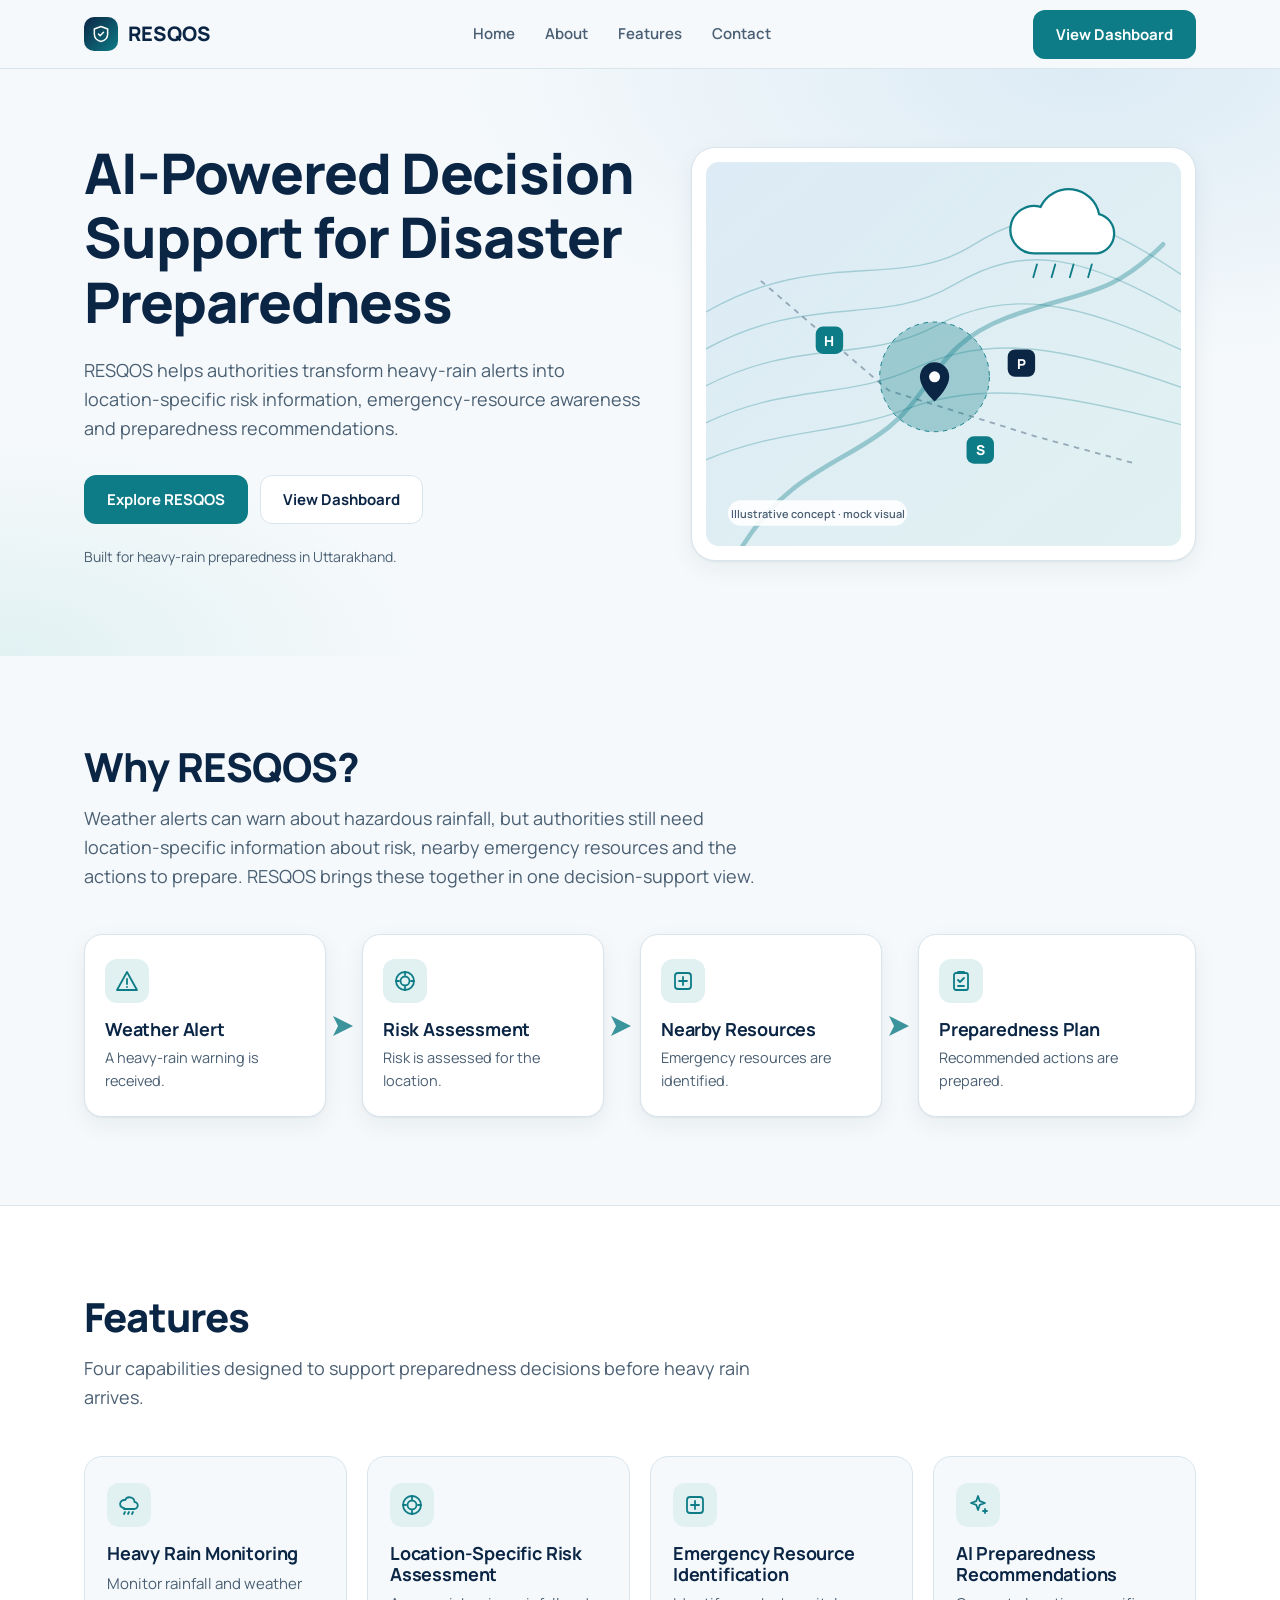
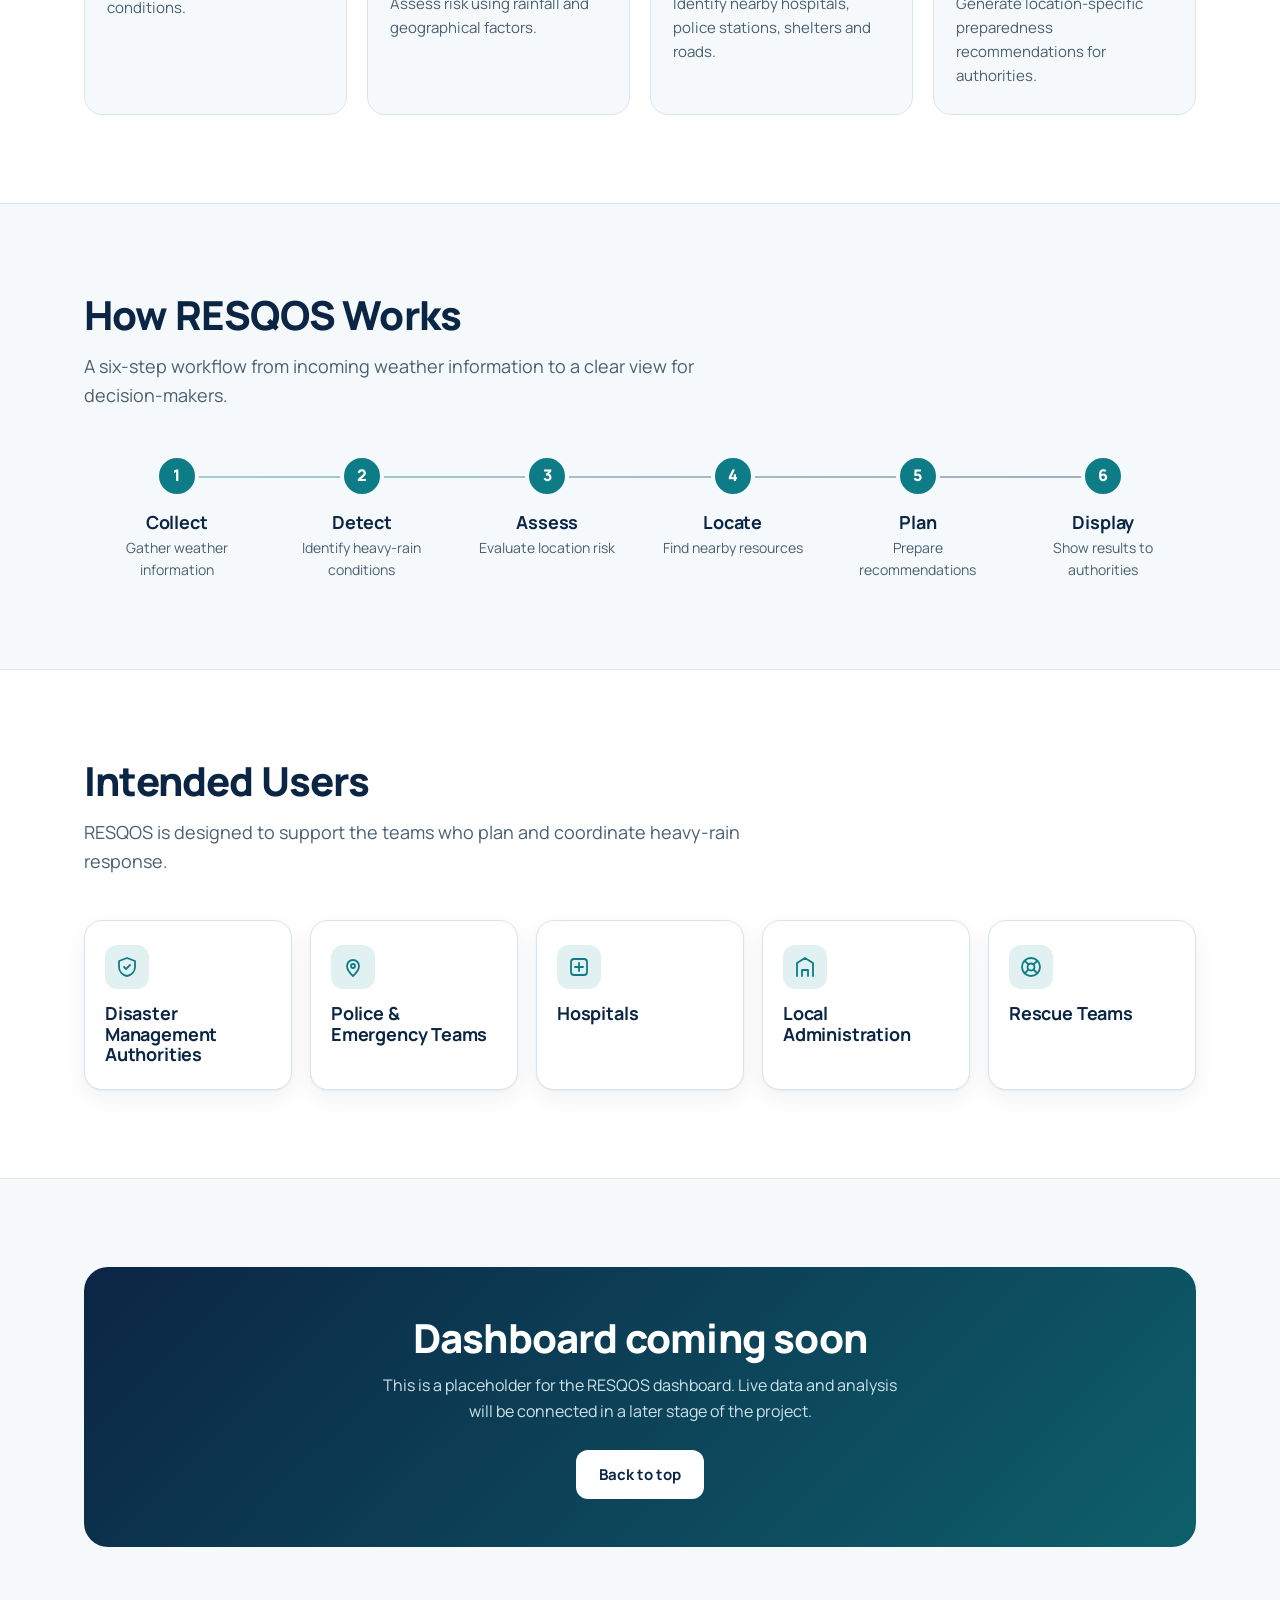
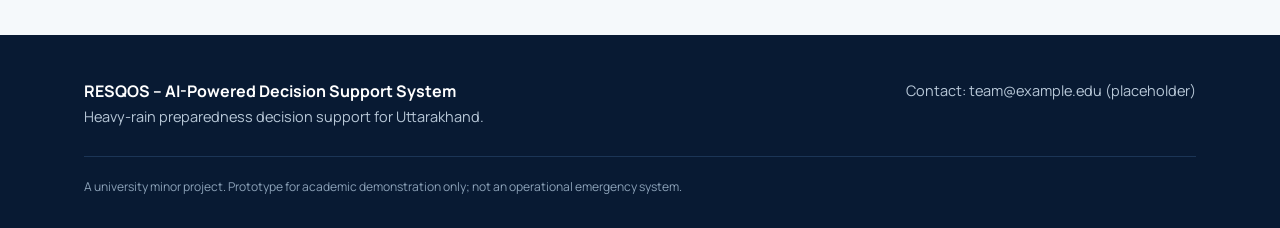
<file: frontend/index.html>
<!DOCTYPE html>
<html lang="en">
<head>
<meta charset="utf-8">
<meta name="viewport" content="width=device-width, initial-scale=1, viewport-fit=cover">
<title>RESQOS – AI-Powered Decision Support System</title>
<link rel="preconnect" href="https://fonts.googleapis.com">
<link rel="preconnect" href="https://fonts.gstatic.com" crossorigin>
<link href="https://fonts.googleapis.com/css2?family=Manrope:wght@400;500;600;700;800&display=swap" rel="stylesheet">
<link rel="stylesheet" href="style.css">
<script src="script.js" defer></script>
</head>
<body>

<header>
  <div class="wrap">
    <nav aria-label="Main">
      <a class="logo" href="#home" aria-label="RESQOS home"><span class="logo-mark" data-icon="shield"></span>RESQOS</a>
      <div class="links" id="links">
        <a href="#home">Home</a><a href="#about">About</a><a href="#features">Features</a><a href="#contact">Contact</a>
      </div>
      <div class="nav-cta">
        <a class="btn btn-primary" href="dashboard.html">View Dashboard</a>
        <button class="menu" id="menu" aria-label="Toggle menu" aria-expanded="false" data-icon="menu"></button>
      </div>
    </nav>
  </div>
</header>

<main>
  <section class="hero" id="home">
    <div class="wrap hero-grid">
      <div>
        <h1>AI-Powered Decision Support for Disaster Preparedness</h1>
        <p class="lead">RESQOS helps authorities transform heavy-rain alerts into location-specific risk information, emergency-resource awareness and preparedness recommendations.</p>
        <div class="btn-row">
          <a class="btn btn-primary" href="#about">Explore RESQOS</a>
          <a class="btn btn-ghost" href="#dashboard">View Dashboard</a>
        </div>
        <p class="note">Built for heavy-rain preparedness in Uttarakhand.</p>
      </div>
      <div class="visual">
        <svg viewBox="0 0 520 420" role="img" aria-label="Illustration of a terrain map with a heavy-rain cloud, a location marker with a risk zone and nearby emergency resources">
          <defs><linearGradient id="g" x1="0" y1="0" x2="1" y2="1"><stop offset="0" stop-color="var(--sky)"/><stop offset="1" stop-color="var(--teal-soft)"/></linearGradient></defs>
          <rect width="520" height="420" rx="14" fill="url(#g)"/>
          <g fill="none" stroke="var(--teal)" stroke-opacity=".28" stroke-width="1.5">
            <path d="M-10 330C80 290 140 300 220 270S380 250 530 290"/>
            <path d="M-10 290C90 240 150 262 230 225S390 200 530 250"/>
            <path d="M-10 250C100 190 170 222 250 180S400 150 530 210"/>
            <path d="M-10 210C110 140 190 182 270 135S410 100 530 170"/>
            <path d="M-10 170C120 90 210 142 290 92S420 55 530 130"/>
          </g>
          <path d="M40 420C90 340 150 330 200 290S250 200 330 170S440 150 500 90" fill="none" stroke="var(--teal)" stroke-width="5" stroke-opacity=".35" stroke-linecap="round"/>
          <path d="M60 130L200 250L360 300L470 330" fill="none" stroke="var(--navy)" stroke-opacity=".35" stroke-width="2" stroke-dasharray="6 6"/>
          <!-- rain cloud -->
          <g transform="translate(330 30)">
            <path d="M30 70a26 26 0 1 1 6-51 34 34 0 0 1 64 8 22 22 0 0 1-2 43z" fill="var(--surface)" stroke="var(--teal)" stroke-width="2.5"/>
            <g class="rain"><line x1="32" y1="82" x2="28" y2="96"/><line x1="52" y1="82" x2="48" y2="96"/><line x1="72" y1="82" x2="68" y2="96"/><line x1="92" y1="82" x2="88" y2="96"/></g>
          </g>
          <!-- risk zone -->
          <circle class="pulse" cx="250" cy="235" r="60" fill="var(--teal)" fill-opacity=".22"/>
          <circle cx="250" cy="235" r="60" fill="var(--teal)" fill-opacity=".12" stroke="var(--teal)" stroke-dasharray="5 5"/>
          <path d="M250 262s-16-14-16-27a16 16 0 0 1 32 0c0 13-16 27-16 27z" fill="var(--navy)"/><circle cx="250" cy="235" r="6" fill="#fff"/>
          <!-- resources -->
          <g font-family="Manrope,sans-serif" font-weight="800" font-size="15" text-anchor="middle" fill="#fff">
            <rect x="120" y="180" width="30" height="30" rx="8" fill="var(--teal)"/><text x="135" y="201">H</text>
            <rect x="330" y="205" width="30" height="30" rx="8" fill="var(--navy)"/><text x="345" y="226">P</text>
            <rect x="285" y="300" width="30" height="30" rx="8" fill="var(--teal)"/><text x="300" y="321">S</text>
          </g>
          <g transform="translate(24 370)"><rect width="196" height="28" rx="14" fill="var(--surface)" fill-opacity=".9"/><text x="98" y="19" text-anchor="middle" font-family="Manrope,sans-serif" font-size="12" font-weight="600" fill="var(--muted)">Illustrative concept · mock visual</text></g>
        </svg>
      </div>
    </div>
  </section>

  <section id="about">
    <div class="wrap">
      <div class="sec-head">
        <h2>Why RESQOS?</h2>
        <p class="lead">Weather alerts can warn about hazardous rainfall, but authorities still need location-specific information about risk, nearby emergency resources and the actions to prepare. RESQOS brings these together in one decision-support view.</p>
      </div>
      <div class="flow" id="flow"></div>
    </div>
  </section>

  <section class="alt" id="features">
    <div class="wrap">
      <div class="sec-head"><h2>Features</h2><p class="lead">Four capabilities designed to support preparedness decisions before heavy rain arrives.</p></div>
      <div class="cards4" id="features-grid"></div>
    </div>
  </section>

  <section id="how">
    <div class="wrap">
      <div class="sec-head"><h2>How RESQOS Works</h2><p class="lead">A six-step workflow from incoming weather information to a clear view for decision-makers.</p></div>
      <ol class="tl" id="timeline"></ol>
    </div>
  </section>

  <section class="alt" id="users">
    <div class="wrap">
      <div class="sec-head"><h2>Intended Users</h2><p class="lead">RESQOS is designed to support the teams who plan and coordinate heavy-rain response.</p></div>
      <div class="users" id="users-grid"></div>
    </div>
  </section>

  <section id="dashboard">
    <div class="wrap">
      <div class="cta">
        <h2>Dashboard coming soon</h2>
        <p>This is a placeholder for the RESQOS dashboard. Live data and analysis will be connected in a later stage of the project.</p>
        <a class="btn btn-primary" href="#home">Back to top</a>
      </div>
    </div>
  </section>
</main>

<footer id="contact">
  <div class="wrap">
    <div class="foot">
      <div><strong>RESQOS – AI-Powered Decision Support System</strong><br>Heavy-rain preparedness decision support for Uttarakhand.</div>
      <div>Contact: <a href="#contact">team@example.edu</a> (placeholder)</div>
    </div>
    <small>A university minor project. Prototype for academic demonstration only; not an operational emergency system.</small>
  </div>
</footer>
</body>
</html>
</file>
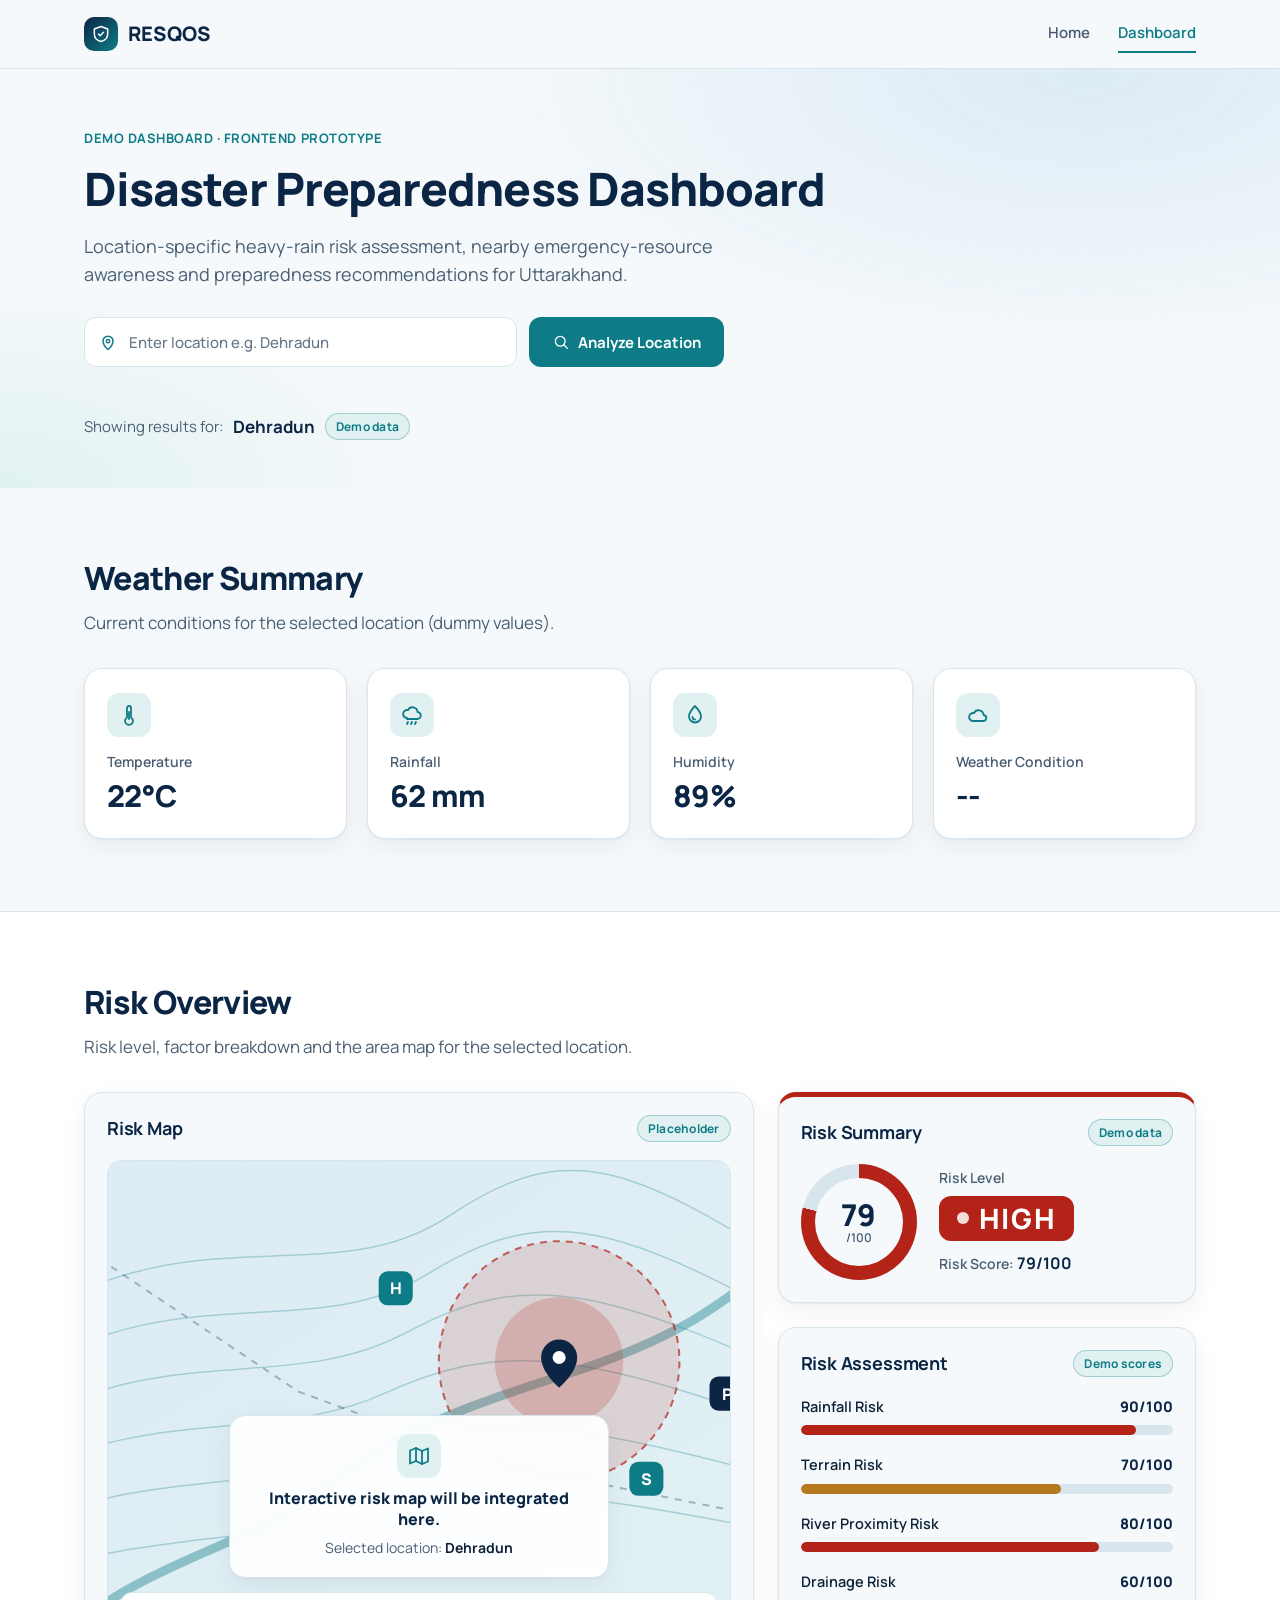
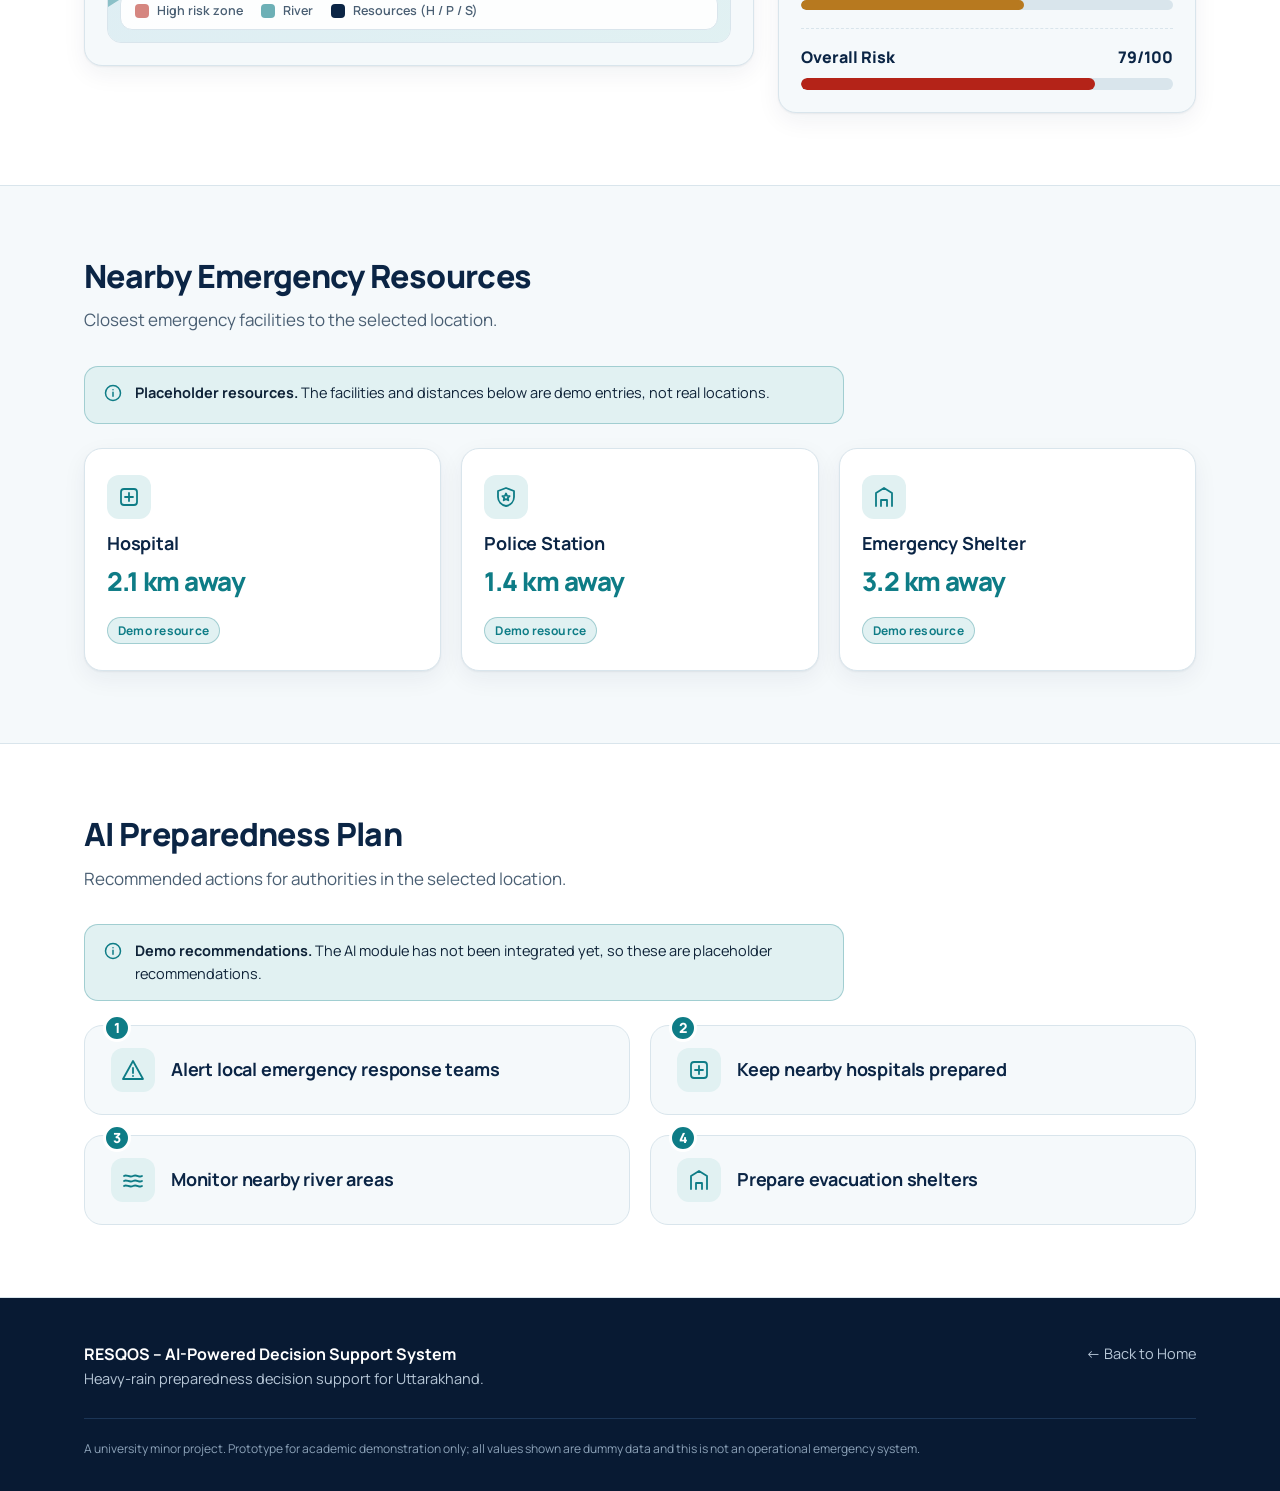
<file: frontend/dashboard.html>
<!DOCTYPE html>
<html lang="en">
<head>
<meta charset="utf-8">
<meta name="viewport" content="width=device-width, initial-scale=1, viewport-fit=cover">
<title>RESQOS – Disaster Preparedness Dashboard</title>
<link rel="preconnect" href="https://fonts.googleapis.com">
<link rel="preconnect" href="https://fonts.gstatic.com" crossorigin>
<link href="https://fonts.googleapis.com/css2?family=Manrope:wght@400;500;600;700;800&display=swap" rel="stylesheet">
<link rel="stylesheet" href="dashboard.css">
<script src="dashboard.js" defer></script>
</head>
<body>

<header>
  <div class="wrap">
    <nav aria-label="Main">
      <a class="logo" href="index.html" aria-label="RESQOS home"><span class="logo-mark" data-icon="shield"></span>RESQOS</a>
      <div class="links">
        <a href="index.html">Home</a>
        <a href="dashboard.html" class="active" aria-current="page">Dashboard</a>
      </div>
    </nav>
  </div>
</header>

<main>
  <!-- Page heading + search -->
  <section class="page-head">
    <div class="wrap">
      <span class="eyebrow">Demo dashboard · frontend prototype</span>
      <h1>Disaster Preparedness Dashboard</h1>
      <p class="lead">Location-specific heavy-rain risk assessment, nearby emergency-resource awareness and preparedness recommendations for Uttarakhand.</p>

      <form class="search" id="search-form" role="search" novalidate>
        <label class="sr-only" for="location-input">Location</label>
        <div class="field">
          <span class="field-ico" data-icon="pin"></span>
          <input type="text" id="location-input" name="location" placeholder="Enter location e.g. Dehradun" autocomplete="off" maxlength="60">
        </div>
        <button class="btn btn-primary" type="submit"><span class="btn-ico" data-icon="search"></span>Analyze Location</button>
      </form>
      <p class="msg" id="search-msg" role="status" aria-live="polite"></p>

      <p class="current-loc">Showing results for: <strong id="location-name">Dehradun</strong><span class="badge badge-demo">Demo data</span></p>
    </div>
  </section>

  <!-- Weather summary -->
  <section class="block" id="weather">
    <div class="wrap">
      <div class="sec-head"><h2>Weather Summary</h2><p class="lead">Current conditions for the selected location (dummy values).</p></div>
      <div class="stats">
        <article class="stat">
          <div class="ico" data-icon="temp"></div>
          <p class="stat-label">Temperature</p>
          <p class="stat-value" id="temperature">22°C</p>
        </article>
        <article class="stat">
          <div class="ico" data-icon="rain"></div>
          <p class="stat-label">Rainfall</p>
          <p class="stat-value"id="rainfall">62 mm</p>
        </article>
        <article class="stat">
          <div class="ico" data-icon="drop"></div>
          <p class="stat-label">Humidity</p>
          <p class="stat-value" id="humidity">89%</p>
        </article>
        <article class="stat">
          <div class="ico" data-icon="cloud"></div>
          <p class="stat-label">Weather Condition</p>
         <p class="stat-value" id="weather-condition">--</p>
        </article>
      </div>
    </div>
  </section>

  <!-- Map + risk -->
  <section class="block alt" id="risk">
    <div class="wrap">
      <div class="sec-head"><h2>Risk Overview</h2><p class="lead">Risk level, factor breakdown and the area map for the selected location.</p></div>

      <div class="risk-grid">
        <!-- Map placeholder -->
        <div class="panel map-panel">
          <div class="panel-head">
            <h3>Risk Map</h3>
            <span class="badge badge-demo">Placeholder</span>
          </div>
          <div class="map-box">
            <svg viewBox="0 0 800 480" preserveAspectRatio="xMidYMid slice" role="img" aria-label="Illustrative terrain map placeholder showing a high-risk zone, a river and emergency resource markers">
              <defs><linearGradient id="mapg" x1="0" y1="0" x2="1" y2="1"><stop offset="0" stop-color="var(--sky)"/><stop offset="1" stop-color="var(--teal-soft)"/></linearGradient></defs>
              <rect width="800" height="480" fill="url(#mapg)"/>
              <g fill="none" stroke="var(--teal)" stroke-opacity=".28" stroke-width="1.5">
                <path d="M-10 420C120 370 220 385 340 350S560 330 810 380"/>
                <path d="M-10 370C130 305 230 335 350 290S570 262 810 330"/>
                <path d="M-10 320C140 240 250 285 370 230S580 195 810 280"/>
                <path d="M-10 270C150 175 270 235 390 170S590 128 810 230"/>
                <path d="M-10 220C160 110 290 185 410 112S600 62 810 180"/>
                <path d="M-10 170C170 45 310 135 430 55S610 0 810 130"/>
              </g>
              <path d="M40 480C120 400 220 390 300 330S430 250 540 215S700 150 790 70" fill="none" stroke="var(--teal)" stroke-width="9" stroke-opacity=".4" stroke-linecap="round"/>
              <path d="M70 90L280 230L470 300L720 350" fill="none" stroke="var(--navy)" stroke-opacity=".3" stroke-width="2" stroke-dasharray="7 7"/>
              <!-- risk zone -->
              <circle cx="540" cy="200" r="120" fill="var(--high)" fill-opacity=".14"/>
              <circle cx="540" cy="200" r="120" fill="none" stroke="var(--high)" stroke-width="2" stroke-dasharray="7 6" stroke-opacity=".7"/>
              <circle cx="540" cy="200" r="64" fill="var(--high)" fill-opacity=".2"/>
              <path d="M540 226s-18-15-18-30a18 18 0 0 1 36 0c0 15-18 30-18 30z" fill="var(--navy)"/><circle cx="540" cy="196" r="6.5" fill="#fff"/>
              <!-- resources -->
              <g font-family="Manrope,sans-serif" font-weight="800" font-size="16" text-anchor="middle" fill="#fff">
                <rect x="360" y="110" width="34" height="34" rx="9" fill="var(--teal)"/><text x="377" y="133">H</text>
                <rect x="690" y="215" width="34" height="34" rx="9" fill="var(--navy)"/><text x="707" y="238">P</text>
                <rect x="610" y="300" width="34" height="34" rx="9" fill="var(--teal)"/><text x="627" y="323">S</text>
              </g>
            </svg>
            <div class="map-overlay">
              <div class="ico" data-icon="map"></div>
              <p class="map-title">Interactive risk map will be integrated here.</p>
              <p class="map-sub">Selected location: <strong id="map-location">Dehradun</strong></p>
            </div>
            <ul class="legend" aria-label="Map legend">
              <li><span class="sw sw-high"></span>High risk zone</li>
              <li><span class="sw sw-river"></span>River</li>
              <li><span class="sw sw-res"></span>Resources (H / P / S)</li>
            </ul>
          </div>
        </div>

        <!-- Right column -->
        <div class="side">
          <article class="panel risk-card" aria-label="Risk summary">
            <div class="panel-head"><h3>Risk Summary</h3><span class="badge badge-demo">Demo data</span></div>
            <div class="risk-body">
              <div class="gauge" aria-hidden="true"><div class="gauge-in"><strong>79</strong><span>/100</span></div></div>
              <div>
                <p class="stat-label">Risk Level</p>
                <p class="level"><span class="level-dot" aria-hidden="true"></span>HIGH</p>
                <p class="stat-label score-line">Risk Score: <strong>79/100</strong></p>
              </div>
            </div>
          </article>

          <article class="panel" aria-label="Risk assessment">
            <div class="panel-head"><h3>Risk Assessment</h3><span class="badge badge-demo">Demo scores</span></div>
            <ul class="bars">
              <li>
                <div class="bar-top"><span>Rainfall Risk</span><strong>90/100</strong></div>
                <div class="bar high"><span class="w-90"></span></div>
              </li>
              <li>
                <div class="bar-top"><span>Terrain Risk</span><strong>70/100</strong></div>
                <div class="bar mod"><span class="w-70"></span></div>
              </li>
              <li>
                <div class="bar-top"><span>River Proximity Risk</span><strong>80/100</strong></div>
                <div class="bar high"><span class="w-80"></span></div>
              </li>
              <li>
                <div class="bar-top"><span>Drainage Risk</span><strong>60/100</strong></div>
                <div class="bar mod"><span class="w-60"></span></div>
              </li>
              <li class="overall">
                <div class="bar-top"><span>Overall Risk</span><strong>79/100</strong></div>
                <div class="bar high"><span class="w-79"></span></div>
              </li>
            </ul>
          </article>
        </div>
      </div>
    </div>
  </section>

  <!-- Resources -->
  <section class="block" id="resources">
    <div class="wrap">
      <div class="sec-head">
        <h2>Nearby Emergency Resources</h2>
        <p class="lead">Closest emergency facilities to the selected location.</p>
      </div>
      <p class="notice"><span data-icon="info"></span><span><strong>Placeholder resources.</strong> The facilities and distances below are demo entries, not real locations.</span></p>
      <div class="cards3">
        <article class="card">
          <div class="ico" data-icon="hospital"></div>
          <h3>Hospital</h3>
          <p class="dist">2.1 km away</p>
          <span class="badge badge-demo">Demo resource</span>
        </article>
        <article class="card">
          <div class="ico" data-icon="police"></div>
          <h3>Police Station</h3>
          <p class="dist">1.4 km away</p>
          <span class="badge badge-demo">Demo resource</span>
        </article>
        <article class="card">
          <div class="ico" data-icon="building"></div>
          <h3>Emergency Shelter</h3>
          <p class="dist">3.2 km away</p>
          <span class="badge badge-demo">Demo resource</span>
        </article>
      </div>
    </div>
  </section>

  <!-- AI plan -->
  <section class="block alt" id="plan">
    <div class="wrap">
      <div class="sec-head">
        <h2>AI Preparedness Plan</h2>
        <p class="lead">Recommended actions for authorities in the selected location.</p>
      </div>
      <p class="notice"><span data-icon="info"></span><span><strong>Demo recommendations.</strong> The AI module has not been integrated yet, so these are placeholder recommendations.</span></p>
      <ol class="plan">
        <li>
          <span class="num">1</span>
          <div class="ico" data-icon="alert"></div>
          <div><h3>Alert local emergency response teams</h3></div>
        </li>
        <li>
          <span class="num">2</span>
          <div class="ico" data-icon="hospital"></div>
          <div><h3>Keep nearby hospitals prepared</h3></div>
        </li>
        <li>
          <span class="num">3</span>
          <div class="ico" data-icon="river"></div>
          <div><h3>Monitor nearby river areas</h3></div>
        </li>
        <li>
          <span class="num">4</span>
          <div class="ico" data-icon="building"></div>
          <div><h3>Prepare evacuation shelters</h3></div>
        </li>
      </ol>
    </div>
  </section>
</main>

<footer>
  <div class="wrap">
    <div class="foot">
      <div><strong>RESQOS – AI-Powered Decision Support System</strong><br>Heavy-rain preparedness decision support for Uttarakhand.</div>
      <div><a href="index.html">← Back to Home</a></div>
    </div>
    <small>A university minor project. Prototype for academic demonstration only; all values shown are dummy data and this is not an operational emergency system.</small>
  </div>
</footer>
</body>
</html>
</file>
<file: frontend/style.css>
:root{
  --bg:#F5F9FB; --surface:#fff; --ink:#0F2338; --muted:#4A5F73; --line:#D9E5EC;
  --navy:#0B2545; --teal:#0E7C86; --teal-soft:#E1F1F2; --sky:#DCEBF5; --accent:#0E7C86;
  --btn-ink:#fff; --shadow:0 1px 2px rgba(11,37,69,.06),0 8px 24px rgba(11,37,69,.06);
  box-sizing:border-box; padding-top:env(safe-area-inset-top,0px); padding-bottom:env(safe-area-inset-bottom,0px);
}
@media (prefers-color-scheme:dark){
  :root:not([data-theme="light"]){--bg:#0A1522;--surface:#112238;--ink:#E6EEF5;--muted:#9DB2C4;--line:#213A55;--navy:#E6EEF5;--teal:#3FB5BF;--teal-soft:#123642;--sky:#16304A;--accent:#3FB5BF;--btn-ink:#06222A;--shadow:0 1px 2px rgba(0,0,0,.3)}
}
:root[data-theme="dark"]{--bg:#0A1522;--surface:#112238;--ink:#E6EEF5;--muted:#9DB2C4;--line:#213A55;--navy:#E6EEF5;--teal:#3FB5BF;--teal-soft:#123642;--sky:#16304A;--accent:#3FB5BF;--btn-ink:#06222A;--shadow:0 1px 2px rgba(0,0,0,.3)}
*,*::before,*::after{box-sizing:inherit}
html{scroll-behavior:smooth;scroll-padding-top:calc(72px + env(safe-area-inset-top,0px))}
body{margin:0;background:var(--bg);color:var(--ink);font:400 16px/1.6 Manrope,system-ui,-apple-system,"Segoe UI",Roboto,sans-serif}
a{color:inherit;text-decoration:none}
:focus-visible{outline:3px solid var(--accent);outline-offset:3px;border-radius:6px}
.wrap{max-width:1160px;margin:0 auto;padding:0 24px}
section{padding:88px 0}
h1,h2,h3{line-height:1.15;margin:0;letter-spacing:-.02em;color:var(--navy)}
h2{font-size:clamp(28px,3.6vw,40px);font-weight:800}
h3{font-size:18px;font-weight:700;letter-spacing:-.01em}
p{margin:0}
.lead{color:var(--muted);font-size:18px;max-width:62ch}
.sec-head{max-width:680px;margin-bottom:44px}
.sec-head .lead{margin-top:14px}

/* Buttons */
.btn{display:inline-flex;align-items:center;justify-content:center;gap:8px;padding:13px 22px;border-radius:12px;font:700 15px Manrope,sans-serif;border:1.5px solid transparent;cursor:pointer;transition:transform .15s,background .15s,border-color .15s}
.btn-primary{background:var(--teal);color:#fff}
.btn-primary:hover{background:#0A6870;transform:translateY(-1px)}
@media (prefers-color-scheme:dark){:root:not([data-theme="light"]) .btn-primary{color:var(--btn-ink)}:root:not([data-theme="light"]) .btn-primary:hover{background:#63C8D0}}
:root[data-theme="dark"] .btn-primary{color:var(--btn-ink)}
.btn-ghost{border-color:var(--line);background:var(--surface);color:var(--navy)}
.btn-ghost:hover{border-color:var(--teal)}

/* Nav */
header{position:sticky;top:0;z-index:20;background:color-mix(in srgb,var(--bg) 88%,transparent);backdrop-filter:blur(10px);border-bottom:1px solid var(--line);padding-top:env(safe-area-inset-top,0px)}
nav{display:flex;align-items:center;justify-content:space-between;height:68px}
.logo{display:flex;align-items:center;gap:10px;font-weight:800;font-size:20px;letter-spacing:.01em;color:var(--navy)}
.logo-mark{width:34px;height:34px;border-radius:10px;background:linear-gradient(135deg,var(--navy),var(--teal));display:grid;place-items:center;color:#fff}
.links{display:flex;gap:30px;font-weight:600;font-size:15px;color:var(--muted)}
.links a:hover{color:var(--teal)}
.nav-cta{display:flex;align-items:center;gap:10px}
.menu{display:none;background:none;border:1px solid var(--line);border-radius:10px;width:42px;height:42px;color:var(--navy);cursor:pointer}
@media(max-width:820px){
  .links{display:none;position:absolute;top:100%;left:0;right:0;flex-direction:column;gap:0;background:var(--surface);border-bottom:1px solid var(--line);padding:8px 24px 16px}
  .links.open{display:flex}.links a{padding:12px 0}
  .menu{display:grid;place-items:center}
  .nav-cta .btn{padding:10px 14px;font-size:14px}
}
@media(max-width:480px){.nav-cta .btn{display:none}}

/* Hero */
.hero{padding:72px 0 88px;background:radial-gradient(900px 420px at 85% 0%,var(--sky),transparent 70%),radial-gradient(600px 300px at 0% 100%,var(--teal-soft),transparent 70%)}
.hero-grid{display:grid;grid-template-columns:1.05fr .95fr;gap:48px;align-items:center}
.hero h1{font-size:clamp(34px,5vw,56px);font-weight:800}
.hero .lead{margin:22px 0 32px}
.btn-row{display:flex;flex-wrap:wrap;gap:12px}
.note{margin-top:22px;font-size:14px;color:var(--muted)}
.visual{background:var(--surface);border:1px solid var(--line);border-radius:24px;box-shadow:var(--shadow);padding:14px}
.visual svg{display:block;width:100%;height:auto}
.rain line{stroke:var(--teal);stroke-width:2;stroke-linecap:round;animation:fall 1.8s linear infinite}
.rain line:nth-child(2n){animation-delay:.6s}.rain line:nth-child(3n){animation-delay:1.1s}
@keyframes fall{0%{transform:translateY(-8px);opacity:0}30%{opacity:.9}100%{transform:translateY(22px);opacity:0}}
.pulse{transform-box:fill-box;transform-origin:center;animation:pulse 2.6s ease-out infinite}
@keyframes pulse{0%{transform:scale(.6);opacity:.7}100%{transform:scale(1.5);opacity:0}}
@media(max-width:900px){.hero-grid{grid-template-columns:1fr}.hero{padding-top:44px}}

@media(prefers-reduced-motion:reduce){.rain line,.pulse{animation:none}html{scroll-behavior:auto}}
/* Flow */
.flow{display:grid;grid-template-columns:repeat(4,1fr);gap:0;align-items:stretch}
.flow-item{position:relative;background:var(--surface);border:1px solid var(--line);border-radius:18px;padding:24px 20px;margin-right:36px;box-shadow:var(--shadow)}
.flow-item:last-child{margin-right:0}
.flow-item:not(:last-child)::after{content:"";position:absolute;right:-28px;top:50%;width:20px;height:20px;margin-top:-10px;background:var(--teal);clip-path:polygon(0 0,100% 50%,0 100%,25% 50%);opacity:.8}
.flow-item p{color:var(--muted);font-size:14.5px;margin-top:6px}
.ico{width:44px;height:44px;border-radius:12px;background:var(--teal-soft);color:var(--teal);display:grid;place-items:center;margin-bottom:16px}
.ico svg{width:24px;height:24px;fill:none;stroke:currentColor;stroke-width:1.8;stroke-linecap:round;stroke-linejoin:round}
@media(max-width:900px){
  .flow{grid-template-columns:1fr;gap:34px}.flow-item{margin-right:0}
  .flow-item:not(:last-child)::after{right:auto;left:50%;top:auto;bottom:-27px;margin:0 0 0 -10px;transform:rotate(90deg)}
}

/* Features */
.alt{background:var(--surface);border-block:1px solid var(--line)}
.cards4{display:grid;grid-template-columns:repeat(4,1fr);gap:20px}
.card{background:var(--bg);border:1px solid var(--line);border-radius:18px;padding:26px 22px}
.card p{color:var(--muted);font-size:15px;margin-top:8px}
@media(max-width:1000px){.cards4{grid-template-columns:repeat(2,1fr)}}
@media(max-width:560px){.cards4{grid-template-columns:1fr}}

/* Timeline */
.tl{list-style:none;margin:0;padding:0;display:grid;grid-template-columns:repeat(6,1fr);position:relative}
.tl::before{content:"";position:absolute;top:22px;left:8%;right:8%;height:2px;background:linear-gradient(90deg,var(--teal),var(--navy));opacity:.35}
.tl li{position:relative;text-align:center;padding:0 8px}
.dot{width:44px;height:44px;border-radius:50%;margin:0 auto 14px;display:grid;place-items:center;font-weight:800;background:var(--teal);color:#fff;border:4px solid var(--bg);position:relative}
@media (prefers-color-scheme:dark){:root:not([data-theme="light"]) .dot{color:var(--btn-ink)}}
:root[data-theme="dark"] .dot{color:var(--btn-ink)}
.tl p{font-size:14px;color:var(--muted);margin-top:4px}
@media(max-width:820px){
  .tl{grid-template-columns:1fr;gap:26px}
  .tl::before{top:0;bottom:0;left:22px;right:auto;width:2px;height:auto}
  .tl li{display:grid;grid-template-columns:44px 1fr;gap:18px;text-align:left;padding:0}
  .dot{margin:0}
}

/* Users */
.users{display:grid;grid-template-columns:repeat(auto-fit,minmax(190px,1fr));gap:18px}
.user{background:var(--surface);border:1px solid var(--line);border-radius:18px;padding:24px 20px;box-shadow:var(--shadow)}
.user .ico{margin-bottom:14px}

/* CTA + footer */
.cta{background:linear-gradient(135deg,#0B2545,#0E5F6B);color:#fff;border-radius:24px;padding:48px 32px;text-align:center}
.cta h2{color:#fff}.cta p{color:#CFE3EA;margin:12px auto 26px;max-width:52ch}
.cta .btn-primary{background:#fff;color:#0B2545}
footer{background:#081A33;color:#B8C8D8;padding:44px 0 32px;font-size:14.5px}
footer strong{color:#fff;font-size:16px}
.foot{display:flex;flex-wrap:wrap;justify-content:space-between;gap:24px}
footer small{display:block;margin-top:28px;padding-top:20px;border-top:1px solid #1B3556;color:#8CA2B8}
</file>
<file: frontend/dashboard.css>
:root{
  --bg:#F5F9FB; --surface:#fff; --ink:#0F2338; --muted:#4A5F73; --line:#D9E5EC;
  --navy:#0B2545; --teal:#0E7C86; --teal-soft:#E1F1F2; --sky:#DCEBF5; --accent:#0E7C86;
  --btn-ink:#fff; --shadow:0 1px 2px rgba(11,37,69,.06),0 8px 24px rgba(11,37,69,.06);
  --high:#B42318; --high-soft:#FDECEA; --mod:#B7791F; --mod-soft:#FDF3DF;
  box-sizing:border-box; padding-top:env(safe-area-inset-top,0px); padding-bottom:env(safe-area-inset-bottom,0px);
}
@media (prefers-color-scheme:dark){
  :root:not([data-theme="light"]){--bg:#0A1522;--surface:#112238;--ink:#E6EEF5;--muted:#9DB2C4;--line:#213A55;--navy:#E6EEF5;--teal:#3FB5BF;--teal-soft:#123642;--sky:#16304A;--accent:#3FB5BF;--btn-ink:#06222A;--shadow:0 1px 2px rgba(0,0,0,.3);--high:#FF8A7A;--high-soft:#3A1C1C;--mod:#F0B65A;--mod-soft:#3A2C12}
}
:root[data-theme="dark"]{--bg:#0A1522;--surface:#112238;--ink:#E6EEF5;--muted:#9DB2C4;--line:#213A55;--navy:#E6EEF5;--teal:#3FB5BF;--teal-soft:#123642;--sky:#16304A;--accent:#3FB5BF;--btn-ink:#06222A;--shadow:0 1px 2px rgba(0,0,0,.3);--high:#FF8A7A;--high-soft:#3A1C1C;--mod:#F0B65A;--mod-soft:#3A2C12}

*,*::before,*::after{box-sizing:inherit}
html{scroll-behavior:smooth;scroll-padding-top:calc(72px + env(safe-area-inset-top,0px))}
body{margin:0;background:var(--bg);color:var(--ink);font:400 16px/1.6 Manrope,system-ui,-apple-system,"Segoe UI",Roboto,sans-serif}
a{color:inherit;text-decoration:none}
:focus-visible{outline:3px solid var(--accent);outline-offset:3px;border-radius:6px}
.wrap{max-width:1160px;margin:0 auto;padding:0 24px}
h1,h2,h3{line-height:1.15;margin:0;letter-spacing:-.02em;color:var(--navy)}
h1{font-size:clamp(30px,4.4vw,46px);font-weight:800}
h2{font-size:clamp(24px,3vw,32px);font-weight:800}
h3{font-size:18px;font-weight:700;letter-spacing:-.01em}
p{margin:0}
.lead{color:var(--muted);font-size:18px;max-width:62ch}
.sr-only{position:absolute;width:1px;height:1px;padding:0;margin:-1px;overflow:hidden;clip:rect(0,0,0,0);white-space:nowrap;border:0}
.block{padding:72px 0}
.sec-head{max-width:680px;margin-bottom:32px}
.sec-head .lead{margin-top:12px;font-size:17px}
.alt{background:var(--surface);border-block:1px solid var(--line)}

/* Icons */
.ico{width:44px;height:44px;border-radius:12px;background:var(--teal-soft);color:var(--teal);display:grid;place-items:center;margin-bottom:14px;flex:none}
.ico svg{width:24px;height:24px}

/* Buttons */
.btn{display:inline-flex;align-items:center;justify-content:center;gap:8px;padding:13px 22px;border-radius:12px;font:700 15px Manrope,sans-serif;border:1.5px solid transparent;cursor:pointer;transition:transform .15s,background .15s,border-color .15s}
.btn-primary{background:var(--teal);color:#fff}
.btn-primary:hover{background:#0A6870;transform:translateY(-1px)}
@media (prefers-color-scheme:dark){:root:not([data-theme="light"]) .btn-primary{color:var(--btn-ink)}:root:not([data-theme="light"]) .btn-primary:hover{background:#63C8D0}}
:root[data-theme="dark"] .btn-primary{color:var(--btn-ink)}
.btn-ico svg{width:18px;height:18px;display:block}

/* Nav */
header{position:sticky;top:0;z-index:20;background:color-mix(in srgb,var(--bg) 88%,transparent);backdrop-filter:blur(10px);border-bottom:1px solid var(--line);padding-top:env(safe-area-inset-top,0px)}
nav{display:flex;align-items:center;justify-content:space-between;height:68px}
.logo{display:flex;align-items:center;gap:10px;font-weight:800;font-size:20px;letter-spacing:.01em;color:var(--navy)}
.logo-mark{width:34px;height:34px;border-radius:10px;background:linear-gradient(135deg,var(--navy),var(--teal));display:grid;place-items:center;color:#fff}
.logo-mark svg{width:20px;height:20px}
.links{display:flex;gap:28px;font-weight:600;font-size:15px;color:var(--muted)}
.links a{padding:6px 0;border-bottom:2px solid transparent}
.links a:hover{color:var(--teal)}
.links a.active{color:var(--teal);border-bottom-color:var(--teal)}

/* Page head */
.page-head{padding:56px 0 48px;background:radial-gradient(900px 420px at 85% 0%,var(--sky),transparent 70%),radial-gradient(600px 300px at 0% 100%,var(--teal-soft),transparent 70%)}
.eyebrow{display:inline-block;font-size:13px;font-weight:700;letter-spacing:.04em;text-transform:uppercase;color:var(--teal);margin-bottom:14px}
.page-head .lead{margin:16px 0 28px}

/* Search */
.search{display:flex;gap:12px;max-width:640px}
.field{position:relative;flex:1}
.field-ico{position:absolute;left:14px;top:50%;transform:translateY(-50%);color:var(--teal);display:grid;pointer-events:none}
.field-ico svg{width:20px;height:20px}
.field input{width:100%;height:100%;min-height:50px;padding:0 16px 0 44px;border:1.5px solid var(--line);border-radius:12px;background:var(--surface);color:var(--ink);font:500 15px Manrope,sans-serif}
.field input::placeholder{color:var(--muted);opacity:.85}
.field input:focus-visible{outline:none;border-color:var(--teal);box-shadow:0 0 0 3px var(--teal-soft)}
.msg{min-height:22px;margin-top:10px;font-size:14px;color:var(--muted)}
.msg.error{color:var(--high);font-weight:600}
.current-loc{margin-top:14px;display:flex;flex-wrap:wrap;align-items:center;gap:10px;font-size:15px;color:var(--muted)}
.current-loc strong{color:var(--navy);font-size:17px;word-break:break-word}

/* Badges */
.badge{display:inline-block;padding:3px 10px;border-radius:999px;font-size:12px;font-weight:700;letter-spacing:.02em;white-space:nowrap}
.badge-demo{background:var(--teal-soft);color:var(--teal);border:1px solid color-mix(in srgb,var(--teal) 30%,transparent)}

/* Weather stats */
.stats{display:grid;grid-template-columns:repeat(4,1fr);gap:20px}
.stat{background:var(--surface);border:1px solid var(--line);border-radius:18px;padding:24px 22px;box-shadow:var(--shadow)}
.stat-label{font-size:14px;font-weight:600;color:var(--muted)}
.stat-value{font-size:30px;font-weight:800;letter-spacing:-.02em;color:var(--navy);line-height:1.2;margin-top:4px}

/* Panels */
.panel{background:var(--bg);border:1px solid var(--line);border-radius:18px;padding:22px;box-shadow:var(--shadow)}
.panel-head{display:flex;align-items:center;justify-content:space-between;gap:12px;margin-bottom:18px}
.risk-grid{display:grid;grid-template-columns:1.6fr 1fr;gap:24px;align-items:start}
.side{display:grid;gap:24px}

/* Map */
.map-panel{display:flex;flex-direction:column}
.map-box{position:relative;border-radius:14px;overflow:hidden;border:1px solid var(--line);min-height:420px;aspect-ratio:4/3.1}
.map-box>svg{position:absolute;inset:0;width:100%;height:100%;display:block}
.map-overlay{position:absolute;left:50%;bottom:64px;transform:translateX(-50%);width:min(86%,380px);background:color-mix(in srgb,var(--surface) 94%,transparent);border:1px solid var(--line);border-radius:16px;padding:18px 20px;text-align:center;box-shadow:var(--shadow);backdrop-filter:blur(4px)}
.map-overlay .ico{margin:0 auto 10px}
.map-title{font-weight:800;font-size:16px;color:var(--navy);line-height:1.35}
.map-sub{font-size:14px;color:var(--muted);margin-top:6px;word-break:break-word}
.map-sub strong{color:var(--ink)}
.legend{list-style:none;margin:0;padding:8px 14px;position:absolute;left:12px;right:12px;bottom:12px;display:flex;flex-wrap:wrap;gap:6px 18px;background:color-mix(in srgb,var(--surface) 92%,transparent);border:1px solid var(--line);border-radius:12px;font-size:12.5px;font-weight:600;color:var(--muted)}
.legend li{display:flex;align-items:center;gap:8px}
.sw{width:14px;height:14px;border-radius:4px;display:inline-block}
.sw-high{background:var(--high);opacity:.55}
.sw-river{background:var(--teal);opacity:.6}
.sw-res{background:var(--navy)}

/* Risk card */
.risk-card{border-top:5px solid var(--high)}
.risk-body{display:flex;align-items:center;gap:22px;flex-wrap:wrap}
.gauge{width:116px;height:116px;border-radius:50%;background:conic-gradient(var(--high) 0 79%,var(--line) 0);display:grid;place-items:center;flex:none}
.gauge-in{width:88px;height:88px;border-radius:50%;background:var(--bg);display:grid;place-items:center;align-content:center;text-align:center;line-height:1}
.gauge-in strong{font-size:30px;font-weight:800;color:var(--navy)}
.gauge-in span{font-size:12px;font-weight:600;color:var(--muted);margin-top:2px}
.level{display:inline-flex;align-items:center;gap:10px;margin-top:6px;padding:6px 18px;border-radius:12px;background:var(--high);color:#fff;font-size:28px;font-weight:800;letter-spacing:.06em;line-height:1.2}
@media (prefers-color-scheme:dark){:root:not([data-theme="light"]) .level{color:#2B0A06}}
:root[data-theme="dark"] .level{color:#2B0A06}
.level-dot{width:12px;height:12px;border-radius:50%;background:currentColor;opacity:.85}
.score-line{margin-top:10px}
.score-line strong{color:var(--navy);font-size:16px}

/* Bars */
.bars{list-style:none;margin:0;padding:0;display:grid;gap:18px}
.bar-top{display:flex;justify-content:space-between;gap:12px;font-size:14.5px;font-weight:600;color:var(--ink);margin-bottom:7px}
.bar-top strong{color:var(--navy);font-weight:800}
.bar{height:10px;border-radius:999px;background:var(--line);overflow:hidden}
.bar span{display:block;height:100%;border-radius:999px}
.bar.high span{background:var(--high)}
.bar.mod span{background:var(--mod)}
.w-90{width:90%}.w-80{width:80%}.w-79{width:79%}.w-70{width:70%}.w-60{width:60%}
.overall{padding-top:16px;border-top:1px dashed var(--line)}
.overall .bar{height:12px}
.overall .bar-top span,.overall .bar-top strong{font-size:16px;font-weight:800;color:var(--navy)}

/* Notices */
.notice{display:flex;align-items:flex-start;gap:12px;margin:0 0 24px;padding:14px 18px;border-radius:14px;background:var(--teal-soft);border:1px solid color-mix(in srgb,var(--teal) 30%,transparent);color:var(--ink);font-size:14.5px;max-width:760px}
.notice svg{width:20px;height:20px;color:var(--teal);flex:none;margin-top:2px}

/* Resources */
.cards3{display:grid;grid-template-columns:repeat(3,1fr);gap:20px}
.card{background:var(--surface);border:1px solid var(--line);border-radius:18px;padding:26px 22px;box-shadow:var(--shadow)}
.dist{font-size:26px;font-weight:800;letter-spacing:-.02em;color:var(--teal);margin:8px 0 14px}

/* Plan */
.plan{list-style:none;margin:0;padding:0;display:grid;grid-template-columns:repeat(2,1fr);gap:20px}
.plan li{position:relative;display:flex;align-items:center;gap:16px;background:var(--bg);border:1px solid var(--line);border-radius:18px;padding:22px 22px 22px 26px}
.plan .ico{margin:0}
.num{position:absolute;top:-12px;left:18px;width:28px;height:28px;border-radius:50%;background:var(--teal);color:#fff;font-size:14px;font-weight:800;display:grid;place-items:center;border:3px solid var(--surface)}
@media (prefers-color-scheme:dark){:root:not([data-theme="light"]) .num{color:var(--btn-ink)}}
:root[data-theme="dark"] .num{color:var(--btn-ink)}

/* Footer */
footer{background:#081A33;color:#B8C8D8;padding:44px 0 32px;font-size:14.5px}
footer strong{color:#fff;font-size:16px}
footer a:hover{color:#fff}
.foot{display:flex;flex-wrap:wrap;justify-content:space-between;gap:24px}
footer small{display:block;margin-top:28px;padding-top:20px;border-top:1px solid #1B3556;color:#8CA2B8}

/* Responsive */
@media(max-width:1000px){
  .stats{grid-template-columns:repeat(2,1fr)}
  .risk-grid{grid-template-columns:1fr}
  .map-box{aspect-ratio:auto;min-height:400px}
}
@media(max-width:760px){
  .cards3,.plan{grid-template-columns:1fr}
  .block{padding:56px 0}
}
@media(max-width:560px){
  .wrap{padding:0 18px}
  .search{flex-direction:column}
  .search .btn{width:100%}
  .links{gap:18px}
  .stats{grid-template-columns:1fr}
  .stat-value{font-size:26px}
  .map-box{min-height:380px}
  .map-overlay{bottom:96px;padding:14px 16px}
  .risk-body{justify-content:center;text-align:center}
  .level{font-size:24px}
}
@media(prefers-reduced-motion:reduce){html{scroll-behavior:auto}.btn{transition:none}}
</file>
